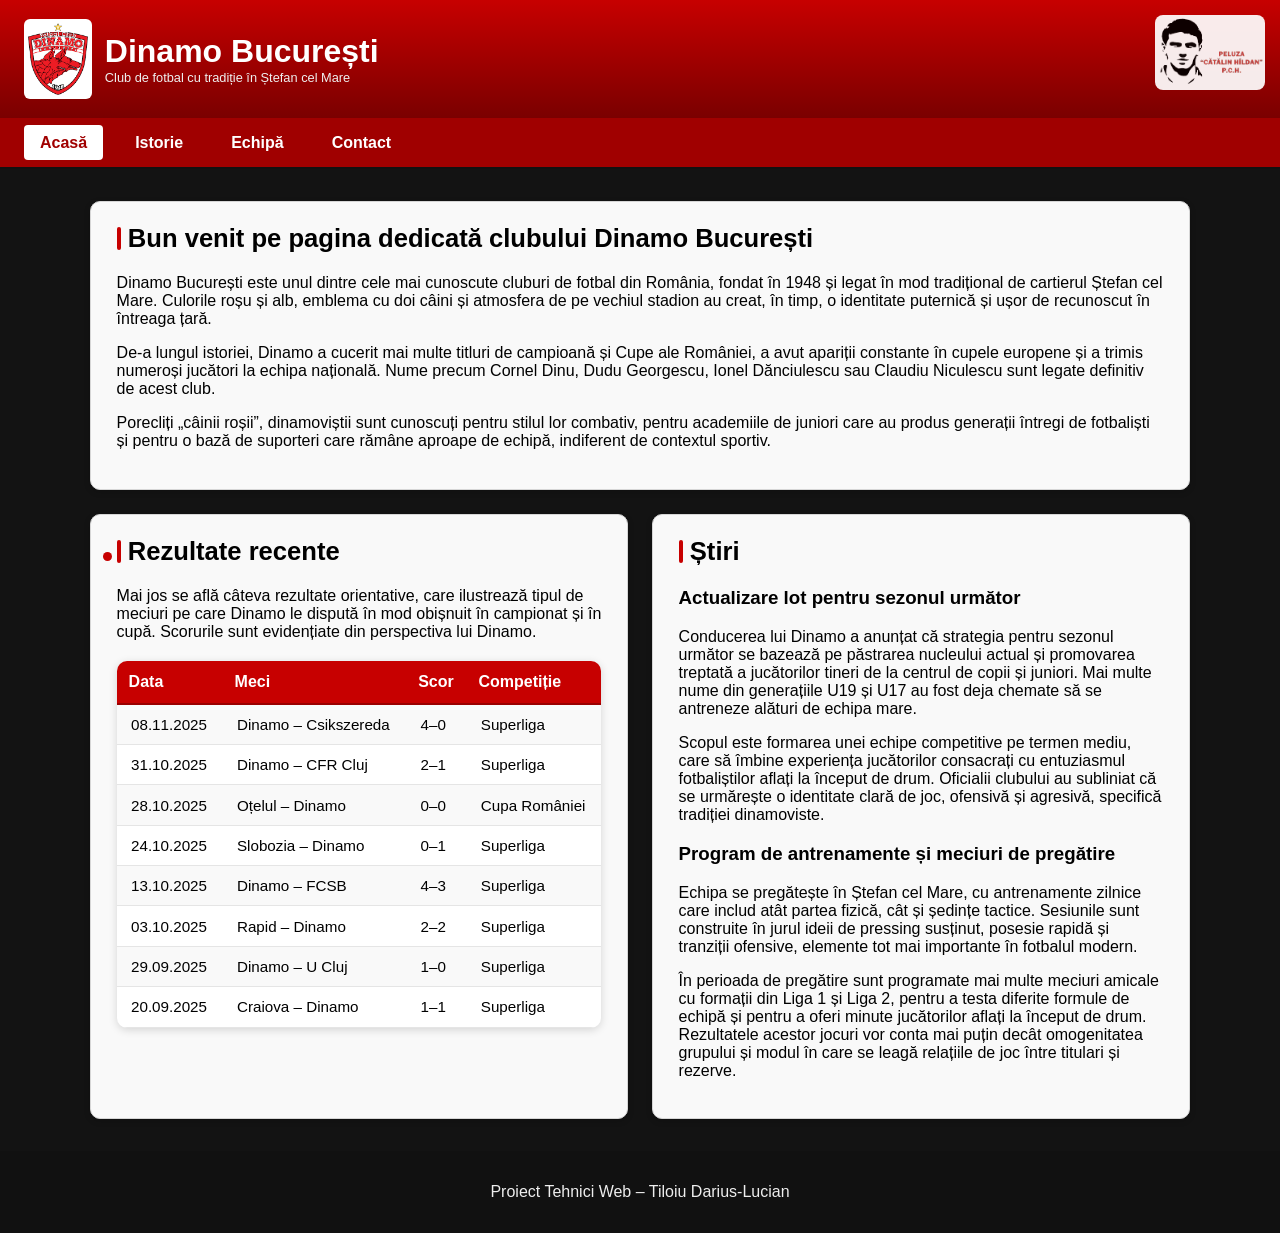
<file: index.html>
<!DOCTYPE html>
<html lang="ro">
<head>
    <meta charset="utf-8">
    <meta name="viewport" content="width=device-width, initial-scale=1.0">
    <title>Dinamo București - Acasă</title>
    <link rel="stylesheet" href="index.css">
    <link rel="icon" href="https://dinamo1948.ro/wp-content/uploads/2023/04/cropped-FAV-192x192.png" sizes="192x192">
    
</head>
<body>

<header>
    
    <div class="header-top">
         <div class="logo">
            <img src="sigla.png" alt="Sigla Dinamo" class="sigla">
            <div class="logo-text">
                <h1>Dinamo București</h1>
                <p>Club de fotbal cu tradiție în Ștefan cel Mare</p>
            </div>
        </div>
        <div class="emblema-ch">
    <img src="pch.png" alt="Peluza Cătălin Hîldan">
</div>
    </div>

    <nav>
         <ul>
            <li> <a href="index.html" class="active">Acasă</a></li>
            <li><a href="istorie.html">Istorie</a></li>

            <li class="has-submenu">
                <a href="echipa.html">Echipă</a>
                <ul class="submenu">
                      <li><a href="echipa.html#lot">Lot</a></li>
                    <li><a href="echipa.html#staff">Staff tehnic</a></li>
                 </ul>
            </li>

            <li><a href="contact.html">Contact</a></li>
        </ul>
    </nav>
</header>


<main class="layout-grid">
    <section class="intro card">
        <h2>Bun venit pe pagina dedicată clubului Dinamo București</h2>
        <p>Dinamo București este unul dintre cele mai cunoscute cluburi de fotbal din România,
            fondat în 1948 și legat în mod tradițional de cartierul Ștefan cel Mare. Culorile roșu
            și alb, emblema cu doi câini și atmosfera de pe vechiul stadion au creat, în timp,
            o identitate puternică și ușor de recunoscut în întreaga țară.</p>
        <p>
            De-a lungul istoriei, Dinamo a cucerit mai multe titluri de campioană și Cupe ale României,
            a avut apariții constante în cupele europene și a trimis numeroși jucători la echipa națională.
            Nume precum Cornel Dinu, Dudu Georgescu, Ionel Dănciulescu sau Claudiu Niculescu sunt legate
            definitiv de acest club.
        </p>
        <p>
            Porecliți „câinii roșii”, dinamoviștii sunt cunoscuți pentru stilul lor combativ,
            pentru academiile de juniori care au produs generații întregi de fotbaliști
            și pentru o bază de suporteri care rămâne aproape de echipă, indiferent de contextul sportiv.</p>
    </section>

    <section class="rezultate card" id="rezultate">
        <h2>Rezultate recente</h2>

        <p>

            Mai jos se află câteva rezultate orientative, care ilustrează tipul de meciuri pe care
            Dinamo le dispută în mod obișnuit în campionat și în cupă. Scorurile sunt evidențiate
            din perspectiva lui Dinamo.
        </p>

        <table>
             <thead>
                <tr>
                    <th>Data</th>
                     <th>Meci</th>
                    <th>Scor</th>
                    <th>Competiție</th>
                </tr>
            </thead>
            <tbody>
                <tr class="home">
                    <td>08.11.2025</td>
                    <td>Dinamo – Csikszereda</td>
                    <td class="win">4–0</td>
                    <td>Superliga</td>
            </tr>
                <tr class="home">
                    <td>31.10.2025</td>
                    <td>Dinamo – CFR Cluj</td>
                    <td class="win">2–1</td>
                    <td>Superliga</td></tr>
                <tr class="away">
                    <td>28.10.2025</td>
                    <td>Oțelul – Dinamo</td>
                    <td class="draw">0–0</td>
                    <td>Cupa României</td>
                </tr>
                <tr class="away">
                    <td>24.10.2025</td>
                    <td>Slobozia – Dinamo</td>
                    <td class="win">0–1</td>
                    <td>Superliga</td>
                </tr>
                <tr class="home">
                    <td>13.10.2025</td>
                    <td>Dinamo – FCSB</td>
                    <td class="win">4–3</td>
                    <td>Superliga</td>
                </tr>
                <tr class="away">
                    <td>03.10.2025</td>
                    <td>Rapid – Dinamo</td>
                    <td class="draw">2–2</td>
                    <td>Superliga</td>
                </tr>
                <tr class="home">
                    <td>29.09.2025</td>
                    <td>Dinamo – U Cluj</td>
                    <td class="win">1–0</td>
                    <td>Superliga</td>
                </tr>
                <tr class="away">
                    <td>20.09.2025</td>
                    <td>Craiova – Dinamo</td>
                    <td class="draw">1–1</td>
                    <td>Superliga</td>
                </tr>
            </tbody>
        </table>
    </section>

    <section class="stiri card">
        <h2>Știri</h2>
        <article>
            <h3>Actualizare lot pentru sezonul următor</h3>
        <p>Conducerea lui Dinamo a anunțat că strategia pentru sezonul următor se bazează pe
                păstrarea nucleului actual și promovarea treptată a jucătorilor tineri de la centrul
                de copii și juniori. Mai multe nume din generațiile U19 și U17 au fost deja chemate
                să se antreneze alături de echipa mare.
            </p>
            <p>
                Scopul este formarea unei echipe competitive pe termen mediu, care să îmbine experiența
                jucătorilor consacrați cu entuziasmul fotbaliștilor aflați la început de drum. Oficialii
                clubului au subliniat că se urmărește o identitate clară de joc, ofensivă și agresivă,
                specifică tradiției dinamoviste.</p>
        </article>
        <article>
            <h3>Program de antrenamente și meciuri de pregătire</h3>
            <p>
                Echipa se pregătește în Ștefan cel Mare, cu antrenamente zilnice care includ atât
                partea fizică, cât și ședințe tactice. Sesiunile sunt construite în jurul ideii de
                pressing susținut, posesie rapidă și tranziții ofensive, elemente tot mai importante
                în fotbalul modern.
            </p>
            <p>
                În perioada de pregătire sunt programate mai multe meciuri amicale cu formații din
                Liga 1 și Liga 2, pentru a testa diferite formule de echipă și pentru a oferi minute
                jucătorilor aflați la început de drum. Rezultatele acestor jocuri vor conta mai puțin
                decât omogenitatea grupului și modul în care se leagă relațiile de joc între titulari
                și rezerve.</p>
        </article>
    </section>

</main>
<footer>
    <p>Proiect Tehnici Web – Tiloiu Darius-Lucian</p>
</footer>


</body>
</html>
</file>
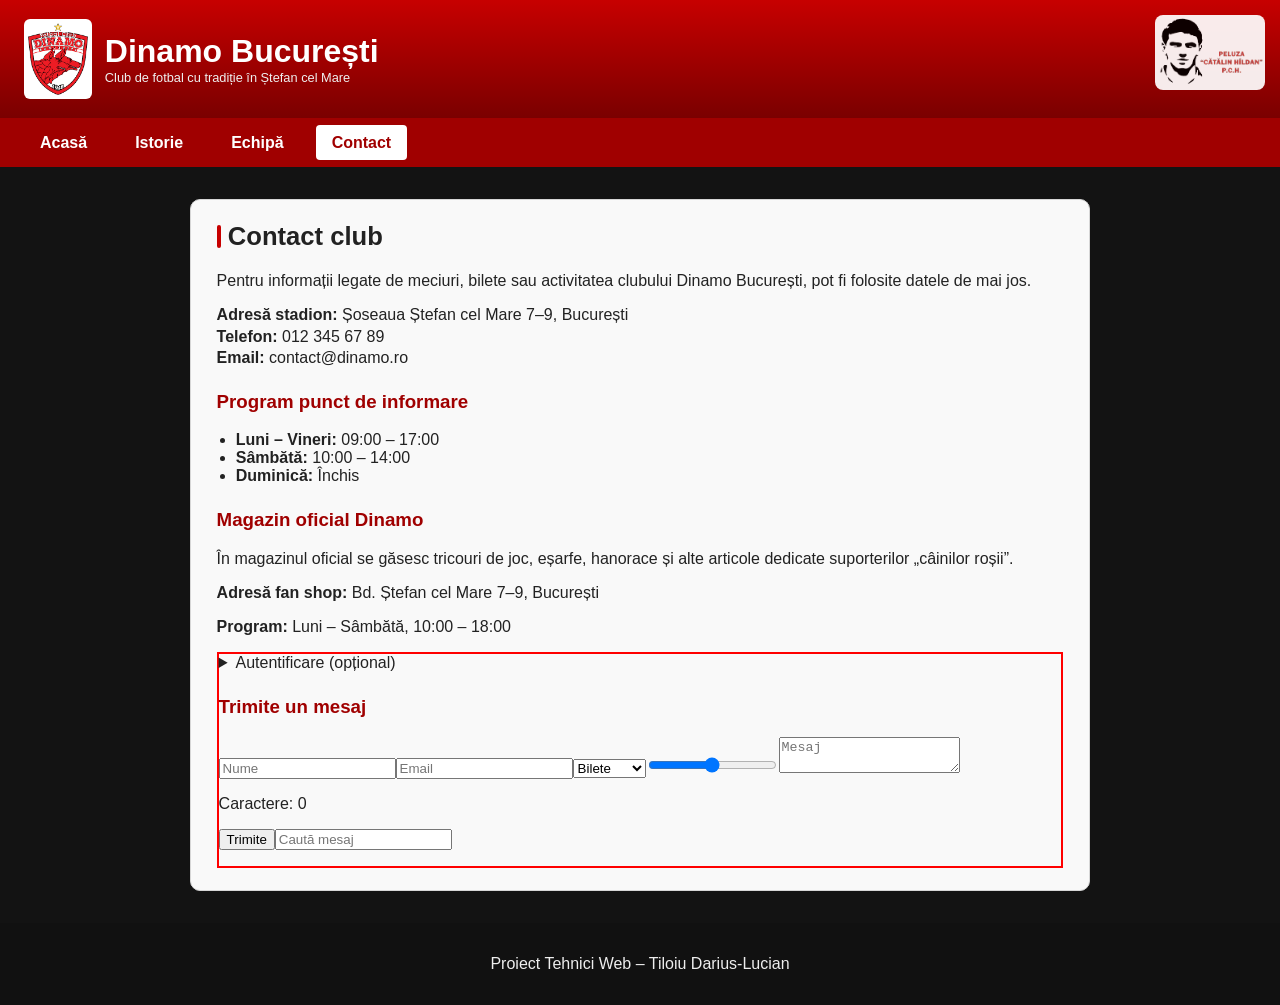
<file: contact.html>
<!DOCTYPE html>
<html lang="ro">
<head>
    <meta charset="utf-8">
    <meta name="viewport" content="width=device-width, initial-scale=1.0">
    <title>Dinamo București - Contact</title>
<link rel="stylesheet" href="contact.css">
 <link rel="icon" href="https://dinamo1948.ro/wp-content/uploads/2023/04/cropped-FAV-192x192.png" sizes="192x192">


</head>

<body>

<header>
    <div class="header-top">
          <div class="logo">
             <img src="sigla.png" alt="Sigla Dinamo" class="sigla">
             <div class="logo-text"> 
                 <h1>Dinamo București</h1>
                <p>Club de fotbal cu tradiție în Ștefan cel Mare</p>
            </div>

        </div>

        <div class="emblema-ch">
    <img src="pch.png" alt="Peluza Cătălin Hîldan">
</div>
    </div>

    <nav>
        <ul>
            <li><a href="index.html">Acasă</a></li>
            
            <li><a href="istorie.html">Istorie</a></li>
            <li class="has-submenu">
                <a href="echipa.html">Echipă</a>
            <ul class="submenu">
                    <li><a href="echipa.html#lot">Lot</a></li>
                    <li><a href="echipa.html#staff">Staff tehnic</a></li>
                </ul>
            </li>
            <li><a href="contact.html" class="active">Contact</a></li>
        </ul>
    </nav>
</header>

<main>
    <section class="card">
        <h2>Contact club</h2>

        <p>
            Pentru informații legate de meciuri, bilete sau activitatea clubului Dinamo București,
            pot fi folosite datele de mai jos.
        </p>
        <div class="contact-info">
            <p><strong>Adresă stadion:</strong> Șoseaua Ștefan cel Mare 7–9, București</p>
            <p><strong>Telefon:</strong> 012 345 67 89</p>
         <p><strong>Email:</strong> contact@dinamo.ro</p>

        </div>

        <h3>Program punct de informare</h3>
        <ul>
            <li><strong>Luni – Vineri:</strong> 09:00 – 17:00</li>
          <li><strong>Sâmbătă:</strong> 10:00 – 14:00</li>
            <li><strong>Duminică:</strong> Închis</li>
        </ul>
        <h3>Magazin oficial Dinamo</h3>
        <p>
            În magazinul oficial se găsesc tricouri de joc, eșarfe, hanorace și alte articole
            dedicate suporterilor „câinilor roșii”.
        </p>

        <p><strong>Adresă fan shop:</strong> Bd. Ștefan cel Mare 7–9, București</p>

        <p><strong>Program:</strong> Luni – Sâmbătă, 10:00 – 18:00</p>
  

        <div id="js-contact"></div>
 <script src="script.js"></script>

    </section>


</main>


<footer>
    <p>Proiect Tehnici Web – Tiloiu Darius-Lucian</p>
</footer>



</body>



</html>
</file>
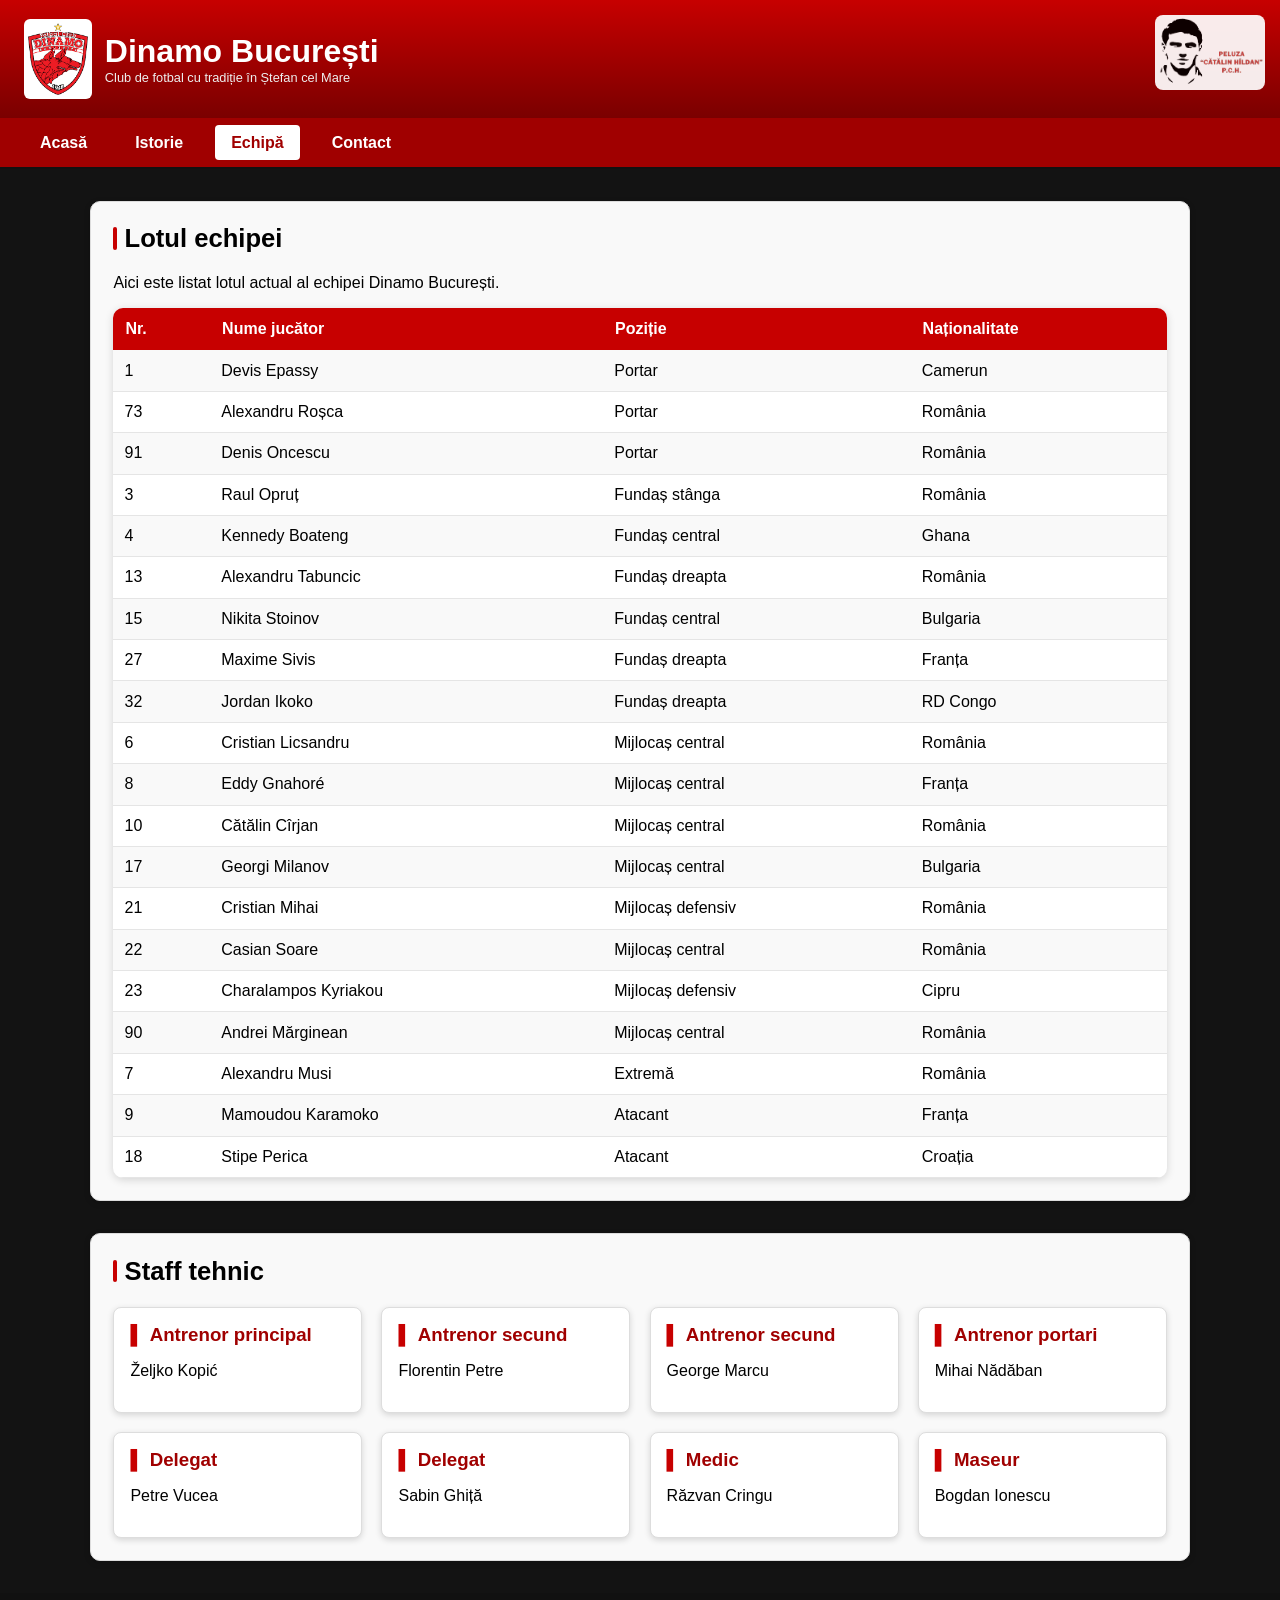
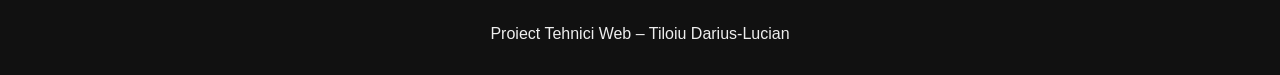
<file: echipa.html>
<!DOCTYPE html>
<html lang="ro">
<head>
    <meta charset="utf-8">
    <meta name="viewport" content="width=device-width, initial-scale=1.0">
    <title>Dinamo București - Echipă</title>
    <link rel="stylesheet" href="echipa.css">
    <link rel="icon" href="https://dinamo1948.ro/wp-content/uploads/2023/04/cropped-FAV-192x192.png" sizes="192x192">
    

</head>
<body>

<header>
    <div class="header-top">
         <div class="logo">
            <img src="sigla.png" class="sigla" alt="Sigla Dinamo">
             <div class="logo-text">
                <h1>Dinamo București</h1>
                <p>Club de fotbal cu tradiție în Ștefan cel Mare</p>
            </div> 
         </div>
         <div class="emblema-ch">
         <img src="pch.png" alt="Peluza Cătălin Hîldan">
</div>

    </div>

    <nav>
        <ul>
            <li><a href="index.html">Acasă</a></li>
              <li><a href="istorie.html">Istorie</a></li>
            <li class="has-submenu">
                <a href="echipa.html" class="active">Echipă</a>
                 <ul class="submenu">
                    <li><a href="#lot">Lot</a></li>
                    <li><a href="#staff">Staff tehnic</a></li>
                </ul>
            </li>
              <li><a href="contact.html">Contact</a></li>
        </ul>
    </nav>


</header>

<main> 


    <section id="lot" class="card">
        <h2>Lotul echipei</h2>
        <p>Aici este listat lotul actual al echipei Dinamo București.</p>

        <table>
            <thead>
                <tr>
                    <th>Nr.</th>
                      <th>Nume jucător</th>
                      <th>Poziție</th>
                      <th>Naționalitate</th>
                </tr>
            </thead>

            <tbody>
                
                <tr><td>1</td><td>Devis Epassy</td><td>Portar</td><td>Camerun</td></tr>
                <tr><td>73</td><td>Alexandru Roșca</td><td>Portar</td><td>România</td></tr>
                <tr><td>91</td><td>Denis Oncescu</td><td>Portar</td><td>România</td></tr>

                <tr><td>3</td><td>Raul Opruț</td><td>Fundaș stânga</td><td>România</td></tr>
                <tr><td>4</td><td>Kennedy Boateng</td><td>Fundaș central</td><td>Ghana</td></tr>
                <tr><td>13</td><td>Alexandru Tabuncic</td><td>Fundaș dreapta</td><td>România</td></tr>

                <tr><td>15</td><td>Nikita Stoinov</td><td>Fundaș central</td><td>Bulgaria</td></tr>
                <tr><td>27</td><td>Maxime Sivis</td><td>Fundaș dreapta</td><td>Franța</td></tr>
                <tr><td>32</td><td>Jordan Ikoko</td><td>Fundaș dreapta</td><td>RD Congo</td></tr>

                <tr><td>6</td><td>Cristian Licsandru</td><td>Mijlocaș central</td><td>România</td></tr>
                <tr><td>8</td><td>Eddy Gnahoré</td><td>Mijlocaș central</td><td>Franța</td></tr>

                <tr><td>10</td><td>Cătălin Cîrjan</td><td>Mijlocaș central</td><td>România</td></tr>
                <tr><td>17</td><td>Georgi Milanov</td><td>Mijlocaș central</td><td>Bulgaria</td></tr>
                <tr><td>21</td><td>Cristian Mihai</td><td>Mijlocaș defensiv</td><td>România</td></tr>
                <tr><td>22</td><td>Casian Soare</td><td>Mijlocaș central</td><td>România</td></tr>
                <tr><td>23</td><td>Charalampos Kyriakou</td><td>Mijlocaș defensiv</td><td>Cipru</td></tr>
                <tr><td>90</td><td>Andrei Mărginean</td><td>Mijlocaș central</td><td>România</td></tr>

                <tr><td>7</td><td>Alexandru Musi</td><td>Extremă</td><td>România</td></tr>
                <tr><td>9</td><td>Mamoudou Karamoko</td><td>Atacant</td><td>Franța</td></tr>
                <tr><td>18</td><td>Stipe Perica</td><td>Atacant</td><td>Croația</td></tr>
            </tbody>
        </table>
    </section>

    <section id="staff" class="card staff-box">
        <h2>Staff tehnic</h2>

        <div class="staff-grid">

            <div class="staff-card"><h3>Antrenor principal</h3><p>Željko Kopić</p></div>
            <div class="staff-card"><h3>Antrenor secund</h3><p>Florentin Petre</p></div>
            <div class="staff-card"><h3>Antrenor secund</h3><p>George Marcu</p></div>
            <div class="staff-card"><h3>Antrenor portari</h3><p>Mihai Nădăban</p></div>
            <div class="staff-card"><h3>Delegat</h3><p>Petre Vucea</p></div>
            <div class="staff-card"><h3>Delegat</h3><p>Sabin Ghiță</p></div>
            <div class="staff-card"><h3>Medic</h3><p>Răzvan Cringu</p></div>
            <div class="staff-card"><h3>Maseur</h3><p>Bogdan Ionescu</p></div>

        </div>

    </section>

</main>


<footer>
    <p>Proiect Tehnici Web – Tiloiu Darius-Lucian</p>
</footer>
</body>
</html>
</file>
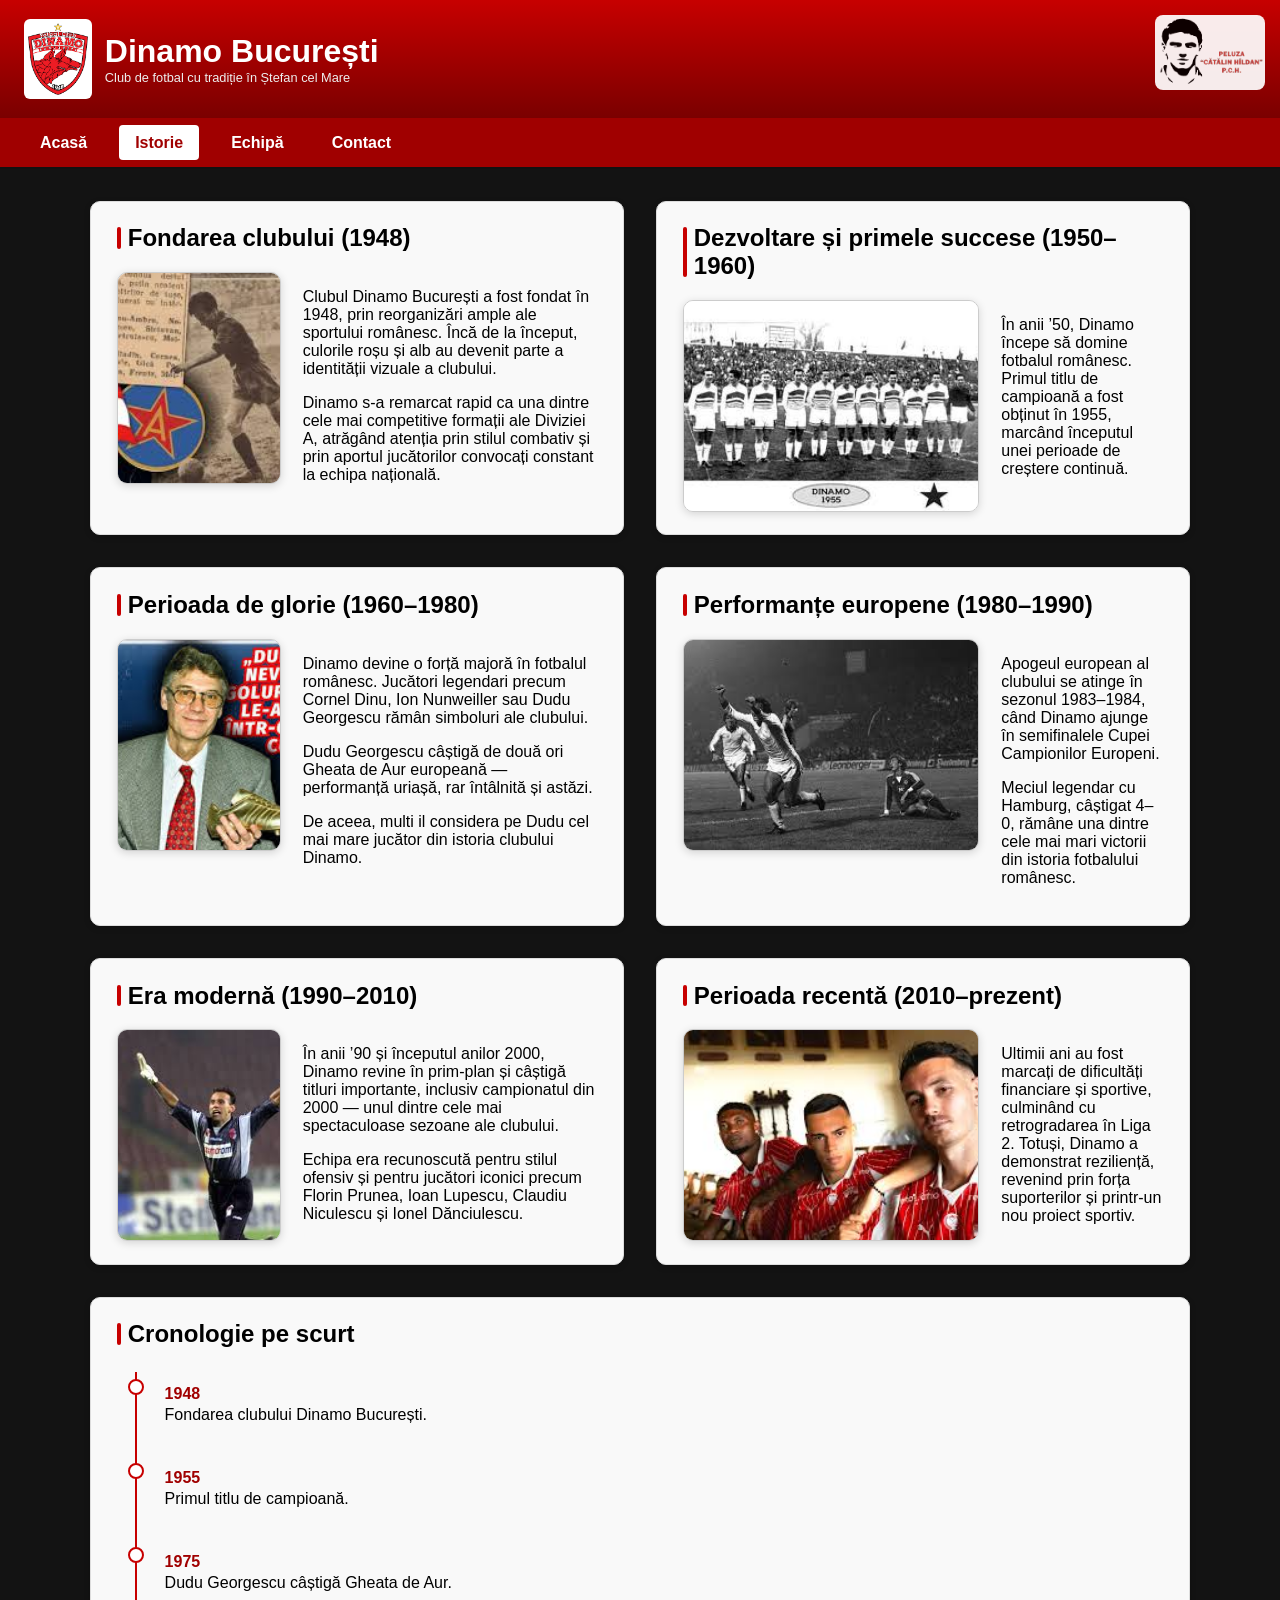
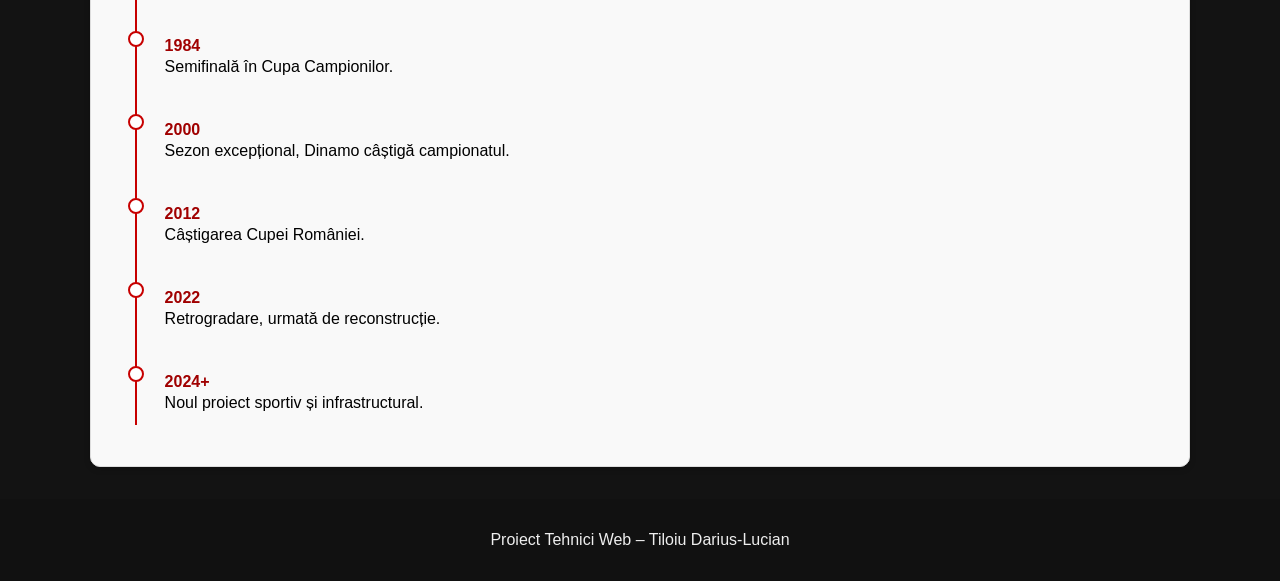
<file: istorie.html>
<!DOCTYPE html>
<html lang="ro">
<head>
    <meta charset="utf-8">
    <meta name="viewport" content="width=device-width, initial-scale=1.0">
    <title>Dinamo București - Istorie</title>
    <link rel="stylesheet" href="istorie.css">
   <link rel="icon" href="https://dinamo1948.ro/wp-content/uploads/2023/04/cropped-FAV-192x192.png" sizes="192x192">
   

</head>
<body>

<header>
    <div class="header-top">
        <div class="logo">
            <img src="sigla.png" alt="Sigla Dinamo" class="sigla">
            <div class="logo-text">
                <h1>Dinamo București</h1>
                <p>Club de fotbal cu tradiție în Ștefan cel Mare</p>
                   </div>
        </div>
        <div class="emblema-ch">
     <img src="pch.png" alt="Peluza Cătălin Hîldan">
</div>

    </div>

    <nav>
        <ul>
            <li><a href="index.html">Acasă</a></li>
            <li><a href="istorie.html" class="active">Istorie</a></li>

            <li class="has-submenu">
                <a href="echipa.html">Echipă</a>
                <ul class="submenu">
                    <li><a href="echipa.html#lot">Lot</a></li>
                    <li><a href="echipa.html#staff">Staff tehnic</a></li>
                </ul>
            </li>

            <li><a href="contact.html">Contact</a></li>
        </ul>
    </nav>
</header>

<main>
    <section class="history-grid">
        <section class="card">
            <h2>Fondarea clubului (1948)</h2>
            <div class="history-content">
                <img src="dinamosteaua1948.jpg" class="istorie-img" alt="fondare">
                  <div class="history-text">
                    <p>
                        Clubul Dinamo București a fost fondat în 1948, prin reorganizări ample ale
                        sportului românesc. Încă de la început, culorile roșu și alb au devenit parte
                        a identității vizuale a clubului.
                    </p>
                     <p>
                        Dinamo s-a remarcat rapid ca una dintre cele mai competitive formații ale
                        Diviziei A, atrăgând atenția prin stilul combativ și prin aportul jucătorilor
                        convocați constant la echipa națională.</p>
                </div>
            </div>
        </section>

        <section class="card alt">
            <h2>Dezvoltare și primele succese (1950–1960)</h2>
             <div class="history-content">
                <img src="dinamo1955.jpg" class="istorie-img" alt="1955">
                <div class="history-text">
                    <p>
                        În anii ’50, Dinamo începe să domine fotbalul românesc. Primul titlu
                        de campioană a fost obținut în 1955, marcând începutul unei perioade
                        de creștere continuă.
                    </p>
                    
                </div>
            </div>
        </section>
        <section class="card">
            <h2>Perioada de glorie (1960–1980)</h2>
            <div class="history-content">
                <img src="dudu50.jpg" class="istorie-img" alt="legende">
                <div class="history-text">
                    <p>
                        Dinamo devine o forță majoră în fotbalul românesc. Jucători legendari precum
                        Cornel Dinu, Ion Nunweiller sau Dudu Georgescu rămân simboluri ale clubului.
                    </p>
                    <p>
                        Dudu Georgescu câștigă de două ori Gheata de Aur europeană — performanță uriașă,
                        rar întâlnită și astăzi.
                    </p>
                    <p>
                        De aceea, multi il considera pe Dudu cel mai mare jucător din istoria clubului Dinamo.</p>
                </div>
            </div>
        </section>
         <section class="card alt">
            <h2>Performanțe europene (1980–1990)</h2>
            <div class="history-content">
                <img src="dinamohamburg.jpg" class="istorie-img" alt="1984">
                 <div class="history-text">
                    <p>
                        Apogeul european al clubului se atinge în sezonul 1983–1984, când Dinamo ajunge
                        în semifinalele Cupei Campionilor Europeni.   </p>
                     <p>
                        Meciul legendar cu Hamburg, câștigat 4–0, rămâne una dintre cele mai mari
                        victorii din istoria fotbalului românesc.
                    </p>
                </div>
            </div>
        </section>

     
        <section class="card">
            <h2>Era modernă (1990–2010)</h2>
            <div class="history-content">
                <img src="prunea9.jpg" class="istorie-img" alt="2000">
                <div class="history-text">
                    <p>
                        În anii ’90 și începutul anilor 2000, Dinamo revine în prim-plan și câștigă titluri
                        importante, inclusiv campionatul din 2000 — unul dintre cele mai spectaculoase
                        sezoane ale clubului.
                    </p>
                    <p>
                        Echipa era recunoscută pentru stilul ofensiv și pentru jucători iconici precum
                        Florin Prunea, Ioan Lupescu, Claudiu Niculescu și Ionel Dănciulescu.
                    </p>
                </div>
            </div>
        </section>

        <section class="card alt">
            <h2>Perioada recentă (2010–prezent)</h2>
            <div class="history-content">
                <img src="dinamo2025.jpg" class="istorie-img" alt="modern">
                <div class="history-text">
                    <p>
                        Ultimii ani au fost marcați de dificultăți financiare și sportive, culminând
                        cu retrogradarea în Liga 2. Totuși, Dinamo a demonstrat reziliență, revenind
                        prin forța suporterilor și printr-un nou proiect sportiv.
                    </p>
                    
                </div>
            </div>
        </section>

    </section> 
    <section class="card timeline">
        <h2>Cronologie pe scurt</h2>

        <ul class="timeline-list">
            <li><span class="year">1948</span><p>Fondarea clubului Dinamo București.</p></li>
            <li><span class="year">1955</span><p>Primul titlu de campioană.</p></li>
            <li><span class="year">1975</span><p>Dudu Georgescu câștigă Gheata de Aur.</p></li>
            <li><span class="year">1984</span><p>Semifinală în Cupa Campionilor.</p></li>
            <li><span class="year">2000</span><p>Sezon excepțional, Dinamo câștigă campionatul.</p></li>
            <li><span class="year">2012</span><p>Câștigarea Cupei României.</p></li>
            <li><span class="year">2022</span><p>Retrogradare, urmată de reconstrucție.</p></li>
            <li><span class="year">2024+</span><p>Noul proiect sportiv și infrastructural.</p></li>
        </ul>
    </section>

</main>

<footer>
    <p>Proiect Tehnici Web – Tiloiu Darius-Lucian</p>
</footer>

</body>
</html>
</file>
<file: index.css>
body {
    margin: 0;
    font-family: Arial, sans-serif;
    background: #131313;
    
}
.header-top {
    background: linear-gradient(to bottom, #c70000, #7a0000);
    padding: 1.2rem 1.5rem;
}

.logo {
    display: flex;
    align-items: center;
    gap: 0.8rem;
}

.sigla {
    width: 60px;
    background: #ffffff;
    padding: 4px;
    border-radius: 6px;
}

.logo-text h1 {
    margin: 0;
    font-size: 2rem;
    color: #ffffff;
    font-weight: 900;
}

.logo-text p {
    margin: 0;
    font-size: 0.8rem;
    color: #efefef;
}
nav {
    background: #a00000;
    padding: 0.4rem 1.5rem;
    border-bottom: 2px solid #111;
}

nav ul {
    margin: 0;
    padding: 0;
    list-style: none;
    display: flex;
    gap: 1rem;
}

nav li {
    position: relative;
}

nav a {
    text-decoration: none;
    color: #ffffff;
    padding: 0.55rem 1rem;
    border-radius: 4px;
    font-weight: bold;
    display: block;
}

nav a:hover,
nav a.active {
    background: #ffffff;
    color: #a00000;
}

.submenu {
    display: none;
    position: absolute;
    top: 100%;
    left: 0;
    min-width: 170px;
    background: #a00000;
    padding: 0.5rem 0;
    border-radius: 0 0 6px 6px;
    z-index: 999;
    box-shadow: 0 6px 14px rgba(0,0,0,0.28);
}
.submenu li a {
    padding: 0.5rem 1rem;
    white-space: nowrap;
}

.submenu li a:hover {
    background: #ffffff;
    color: #a00000;
}

.has-submenu:hover .submenu {
    display: block;
}
main {
    max-width: 1100px;
    margin: 2rem auto;
    padding: 0 1.5rem;
}

.layout-grid {
    display: grid;
    grid-template-columns: 2fr 2fr;
    gap: 1.5rem;}

.layout-grid .intro {
    grid-column: 1 / -1;
}

.card {
    background: #f9f9f9;
    padding: 1.4rem 1.6rem;
    border-radius: 10px;
    border: 1px solid #d6d6d6;
    box-shadow: 0 2px 6px rgba(0,0,0,0.18);

    transition: transform 0.22s ease,
                box-shadow 0.32s ease;}
.card:hover {
    transform: translateY(-4px);
    box-shadow: 0 6px 14px rgba(0,0,0,0.22);}
h2 {
    margin-top: 0;
    font-size: 1.6rem;
    position: relative;
    padding-left: 0.7rem;
}

h2::before {
    content: "";
    position: absolute;
    left: 0;
    top: 0.2rem;
    bottom: 0.2rem;
    width: 4px;
    background: #c70000;
    border-radius: 2px;
}
#rezultate h2::after {
    content: "";
    position: absolute;
    left: -14px;
    top: 50%;
    width: 9px;
    height: 9px;
    border-radius: 50%;
    background: #c70000;
    animation: pulseDot 1.6s infinite ease-in-out;
}

@keyframes pulseDot {
    0% {
        transform: translateY(-50%) scale(1);
        opacity: 0.9;
    }
    50% {
        transform: translateY(-50%) scale(1.5);
        opacity: 0.3;
    }
    100% {
        transform: translateY(-50%) scale(1);
        opacity: 0.9;
    }
}
table {
    width: 100%;
    border-collapse: separate;
    border-spacing: 0;
    margin-top: 1.2rem;
    background: #ffffff;
    border-radius: 10px;
    overflow: hidden;
    box-shadow: 0 2px 8px rgba(0,0,0,0.15);
}

thead th {
    background: #c70000;
    color: #ffffff;
    padding: 0.75rem;
    font-size: 1rem;
    text-align: left;
    border-bottom: 2px solid #9a0000;
}

tbody td {
    padding: 0.7rem 0.9rem;
    font-size: 0.95rem;
    border-bottom: 1px solid #e5e5e5;
}

tbody tr:nth-of-type(odd) {
    background: #f9f9f9;
}

tbody tr:hover {
    background: #fff0f0;
    transition: background-color 0.2s ease;
}

footer {
    text-align: center;
    padding: 1rem;
    background: #111111;
    color: #eeeeee;
    margin-top: 2rem;
}

@media (max-width: 900px) {
    .layout-grid {
        grid-template-columns: 1fr;
    }
}

.emblema-ch {
    position: absolute;
    top: 15px;
    right: 15px;
    z-index: 9999;
}

.emblema-ch img {
    width: 110px;
    height: auto;
    opacity: 0.92;
    border-radius: 8px;
    transition: transform 0.25s ease, opacity 0.25s ease;
}

.emblema-ch img:hover {
    transform: scale(1.1);
    opacity: 1;
}
@media (max-width: 900px) {
    .emblema-ch {
        display: none;
    }
}
</file>
<file: contact.css>
body {
    margin: 0;
    font-family: Arial, sans-serif;
    background: #131313;
    color: #222;
}
.header-top {
    background: linear-gradient(to bottom, #c70000, #7a0000);
    padding: 1.2rem 1.5rem;
}

.logo {
    display: flex;
    align-items: center;
    gap: 0.8rem;
}

.sigla {
    width: 60px;
    background: #ffffff;
    padding: 4px;
    border-radius: 6px;
}

.logo-text h1 {
    margin: 0;
    font-size: 2rem;
    color: #ffffff;
    font-weight: 900;
}

.logo-text p {
    margin: 0;
    font-size: 0.8rem;
    color: #efefef;
}

nav {
    background: #a00000;
    padding: 0.4rem 1.5rem;
    
}

nav ul {
    margin: 0;
    padding: 0;
    list-style: none;
    display: flex;
    gap: 1rem;
}

nav li {
    position: relative;
}

nav a {
    text-decoration: none;
    color: #ffffff;
    padding: 0.55rem 1rem;
    border-radius: 4px;
    font-weight: bold;
    display: block;
}

nav a:hover,
nav a.active {
    background: #ffffff;
    color: #a00000;
}
.submenu {
    display: none;
    position: absolute;
    top: 100%;
    left: 0;
    min-width: 170px;
    background: #a00000;
    padding: 0.5rem 0;
    border-radius: 0 0 6px 6px;
    z-index: 67;
    box-shadow: 0 6px 14px rgba(0,0,0,0.28);
}
.submenu li a {
    padding: 0.5rem 1rem;
    white-space: nowrap;
}

.submenu li a:hover {
    background: #ffffff;
    color: #a00000;
}

.has-submenu:hover .submenu {
    display: block;
}



main {
    max-width: 900px;
    margin: 2rem auto;
    padding: 0 1.5rem;
}

.card {
    background: #f9f9f9;
    padding: 1.4rem 1.6rem;
    border-radius: 10px;
    border: 1px solid #d6d6d6;
    
}
h2 {
    margin-top: 0;
    font-size: 1.6rem;
    position: relative;
    padding-left: 0.7rem;
}

h2::before {
    content: "";
    position: absolute;
    left: 0;
    top: 0.2rem;
    bottom: 0.2rem;
    width: 4px;
    background: #c70000;
    border-radius: 2px;
}

h3 {
    margin-top: 1.5rem;
    color: #a00000;
}
.contact-info p {
    margin: 0.2rem 0;
}

ul {
    padding-left: 1.2rem;
}
footer {
    text-align: center;
    padding: 1rem;
    background: #111111;
    color: #eeeeee;
    margin-top: 2rem;
}
.emblema-ch {
    position: absolute;
    top: 15px;
    right: 15px;
    z-index: 67;
}

.emblema-ch img {
    width: 110px;
    height: auto;
    opacity: 0.92;
    border-radius: 8px;
    transition: transform 0.25s ease, opacity 0.25s ease;
}

.emblema-ch img:hover {
    transform: scale(1.1);
    opacity: 1;
}
@media (max-width: 900px) {
    .emblema-ch {
        display: none;
    }
}

.selected {
  background-color: #ffe6e6;
}
</file>
<file: echipa.css>
body {
    margin: 0;
    background: #131313;
    font-family: Arial, sans-serif;
}
.header-top {
    background: linear-gradient(to bottom, #c70000, #7a0000);
    padding: 1.2rem 1.5rem;
}
.logo {
    display: flex;
    align-items: center;
    gap: 0.8rem;
}

.sigla {
    width: 60px;
    background: white;
    padding: 4px;
    border-radius: 6px;
}

.logo-text h1 {
    margin: 0;
    font-size: 2rem;
    font-weight: 900;
    color: white;
}

.logo-text p {
    margin: 0;
    color: #eee;
    font-size: 0.8rem;
}

nav {
    background: #a00000;
    border-bottom: 2px solid #111;
    padding: 0.4rem 1.5rem;
}

nav ul {
    list-style: none;
    display: flex;
    gap: 1rem;
    padding: 0;
    margin: 0;
}

nav li {
    position: relative;
}

nav a {
    text-decoration: none;
    color: white;
    font-weight: bold;
    border-radius: 4px;
    padding: 0.55rem 1rem;
    display: block;
}

nav a:hover,
nav a.active {
    background: white;
    color: #a00000;
}

.submenu {
    display: none;
    position: absolute;
    top: 100%;
    left: 0;
    min-width: 170px;
    background: hsl(0, 100%, 31%);
    padding: 0.5rem 0;
    border-radius: 0 0 6px 6px;
    box-shadow: 0 6px 14px rgba(0,0,0,0.28);
    z-index: 999;
}

.submenu li a {
    padding: 0.5rem 1rem;
    color: white;

}

.submenu li a:hover {
    background: white;
    color: #a00000;
}

.has-submenu:hover .submenu {
    display: block;
}

main {
    max-width: 1100px;
    margin: 2rem auto;
    padding: 0 1.5rem;
}

.card {
    background: #f9f9f9;
    padding: 1.4rem;
    border-radius: 10px;
    border: 1px solid #ddd;
    box-shadow: 0 2px 6px rgba(0,0,0,0.18);
    margin-bottom: 2rem;
}

h2 {
    margin-top: 0;
    padding-left: 0.7rem;
    font-size: 1.6rem;
    position: relative;
}

h2::before {
    content: "";
    position: absolute;
    left: 0;
    width: 4px;
    top: 0.2rem;
    bottom: 0.2rem;
    background: #c70000;
    border-radius: 3px;
}

table {
    width: 100%;
    border-spacing: 0;
    background: white;
    border-radius: 10px;
    overflow: hidden;
    box-shadow: 0 2px 8px rgba(0,0,0,0.15);
}

thead th {
    background: #c70000;
    color: white;
    padding: 0.75rem;
    text-align: left;
}

tbody td {
    padding: 0.7rem;
    border-bottom: 1px solid #e5e5e5;
}

tbody tr:nth-of-type(odd) {
    background: #f9f9f9;
}

tbody tr:hover {
    background: #fff0f0;
}

.staff-grid {
    display: grid;
    grid-template-columns: repeat(auto-fit, minmax(220px, 1fr));
    gap: 1.2rem;
}

.staff-card {
    background: white;
    padding: 1rem;
    border-radius: 8px;
    border: 1px solid #ddd;
    box-shadow: 0 2px 6px rgba(0,0,0,0.15);
    transition: 0.25s;
}

.staff-card:hover {
    transform: translateY(-4px);
    box-shadow: 0 6px 12px rgba(0,0,0,0.22);
}

.staff-card h3 {
    margin: 0;
    color: #a00000;
}

.staff-card h3::before {
    content: "▌";
    color: #c70000;
    margin-right: 6px;
}

footer {
    background: #111;
    color: #eee;
    padding: 1rem;
    text-align: center;
    margin-top: 2rem;
}

.emblema-ch {
    position: absolute;
    top: 15px;
    right: 15px;
    z-index: 9999;
}

.emblema-ch img {
    width: 110px;
    height: auto;
    opacity: 0.92;
    border-radius: 8px;
    transition: transform 0.25s ease, opacity 0.25s ease;
}

.emblema-ch img:hover {
    transform: scale(1.1);
    opacity: 1;
}
@media (max-width: 900px) {
    .emblema-ch {
        display: none;
    }
}
</file>
<file: istorie.css>
body {
    margin: 0;
    background: #131313;
    font-family: Arial, sans-serif;
}
.header-top {
    background: linear-gradient(to bottom, #c70000, #7a0000);
    padding: 1.2rem 1.5rem;
}

.logo {
    display: flex;
    align-items: center;
    gap: 0.8rem;
}

.sigla {
    width: 60px;
    background: white;
    padding: 4px;
    border-radius: 6px;
}
.logo-text h1 {
    margin: 0;
    font-size: 2rem;
    font-weight: 900;
    color: white;
}

.logo-text p {
    margin: 0;
    color: #eee;
    font-size: 0.8rem;
}

nav {
    background: #a00000;
    padding: 0.4rem 1.5rem;
    border-bottom: 2px solid #111;
}

nav ul {
    list-style: none;
    display: flex;
    gap: 1rem;
    margin: 0;
    padding: 0;
}

nav li {
    position: relative;
}
nav a {
    text-decoration: none;
    color: white;
    padding: 0.55rem 1rem;
    border-radius: 4px;
    font-weight: bold;
    display: block;
}

nav a:hover,
nav a.active {
    background: white;
    color: #a00000;
}
.submenu {
    display: none;
    position: absolute;
    top: 100%;
    left: 0;
    min-width: 170px;
    background: #a00000;
    padding: 0.5rem 0;
    border-radius: 0 0 6px 6px;
    z-index: 999;}
.has-submenu:hover .submenu {
    display: block;}
main {
    max-width: 1100px;
    margin: 2rem auto;
    padding: 0 1.5rem;
}

.history-grid {
    display: grid;
    grid-template-columns: repeat(2, minmax(0, 1fr));
    gap: 2rem;
    margin-bottom: 2rem;
}

.card {
    background: #f9f9f9;
    padding: 1.4rem 1.6rem;
    border-radius: 10px;
    border: 1px solid #ddd;
    box-shadow: 0 2px 6px rgba(0,0,0,0.18);
}

h2 {
    margin-top: 0;
    padding-left: 0.7rem;
    position: relative;
}

h2::before {
    content: "";
    position: absolute;
    left: 0;
    top: 0.2rem;
    bottom: 0.2rem;
    width: 4px;
    background: #c70000;
    border-radius: 3px;
}

.history-content {
    display: grid;
    grid-template-columns: 1.1fr 2fr; 
    gap: 1.5rem;
    align-items: stretch;
}

.card.alt .history-content {
    display: grid;
    grid-template-columns: 2fr 1.1fr; 
    gap: 1.5rem;
    align-items: stretch;
}

.istorie-img {
    width: 100%;
    height: 210px;
    object-fit: cover;
    border-radius: 10px;
    border: 1px solid #ccc;
    box-shadow: 0 2px 8px rgba(0,0,0,0.15);
    display: block;
}

@media (max-width: 900px) {
    .history-grid {
        grid-template-columns: 1fr;
    }

    .history-content,
    .card.alt .history-content {
        grid-template-columns: 1fr;
    }

    .istorie-img {
        width: 100%;
        height: 220px;
    }
}

.timeline-list {
    list-style: none;
    margin: 1.5rem 0 0 0;
    padding: 0;
    position: relative;
}

.timeline-list::before {
    content: "";
    position: absolute;
    left: 18px;
    top: 0;
    bottom: 0;
    width: 2px;
    background: #c70000;
}

.timeline-list li {
    position: relative;
    padding-left: 3rem;
    margin-bottom: 1.2rem;
}

.timeline-list li::before {
    content: "";
    position: absolute;
    left: 11px;
    top: 0.4rem;
    width: 12px;
    height: 12px;
    border-radius: 50%;
    background: white;
    border: 2px solid #c70000;
}

.year {
    font-weight: bold;
    color: #a00000;
    display: inline-block;
    min-width: 3.5rem;
}

.timeline-list li p {
    margin: 0.2rem 0 0 0;
}

.timeline-list li {
    transition: transform 0.2s ease, background-color 0.2s ease;
    padding: 0.8rem 0 0.8rem 3rem;
    border-radius: 6px;
}

.timeline-list li:hover {
    background: #ffe5e5;
    transform: translateX(6px);
}

.timeline-list li:hover::before {
    background: #c70000;
}

.timeline-list li:hover .year {
    color: #c70000;
}

footer {
    background: #111;
    color: #eee;
    padding: 1rem;
    text-align: center;
    margin-top: 2rem;
}

.emblema-ch {
    position: absolute;
    top: 15px;
    right: 15px;
    z-index: 9999;
}

.emblema-ch img {
    width: 110px;
    height: auto;
    opacity: 0.92;
    border-radius: 8px;
    transition: transform 0.25s ease, opacity 0.25s ease;
}

.emblema-ch img:hover {
    transform: scale(1.1);
    opacity: 1;
}
@media (max-width: 900px) {
    .emblema-ch {
        display: none;
    }
}
</file>
